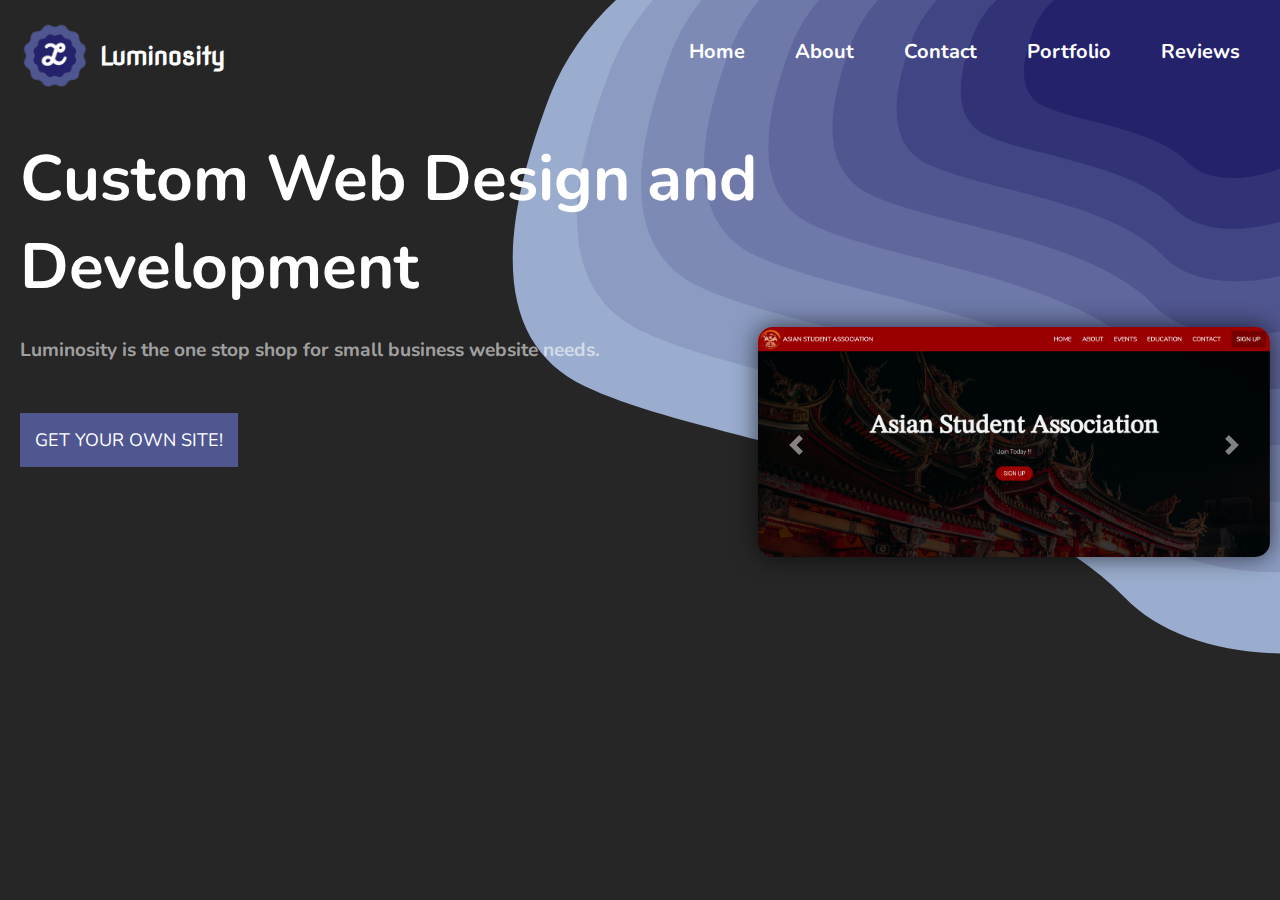
<file: index.html>
<!DOCTYPE html>
<html>
    <head>
        <title>Luminosity</title>
        <link rel="stylesheet" type="text/css" href="styles/styles.css">
        <link rel="stylesheet" type="text/css" href="styles/index.css">
        <link rel="stylesheet" href="/Flickity/flickity.css" media="screen">
        <link rel="stylesheet" type="text/css" href="data:text/css,">
        
        <meta charset="utf-8">
        <meta name="viewport" content="width=device-width, initial-scale=1, shrink-to-fit=no">
        <meta name="viewport" content="width=device-width, initial-scale=1, shrink-to-fit=no">
        <link rel="apple-touch-icon" sizes="180x180" href="/apple-touch-icon.png">
        <link rel="icon" type="image/png" sizes="32x32" href="/favicon-32x32.png">
        <link rel="icon" type="image/png" sizes="16x16" href="/favicon-16x16.png">
        <link rel="manifest" href="/site.webmanifest">
        <link rel="mask-icon" href="/safari-pinned-tab.svg" color="#5bbad5">
        <meta name="msapplication-TileColor" content="#da532c">
        <meta name="theme-color" content="#ffffff">
    
        <script src="https://code.jquery.com/jquery-3.2.1.slim.min.js" integrity="sha384-KJ3o2DKtIkvYIK3UENzmM7KCkRr/rE9/Qpg6aAZGJwFDMVNA/GpGFF93hXpG5KkN" crossorigin="anonymous"></script>
        <script src="https://cdnjs.cloudflare.com/ajax/libs/popper.js/1.12.9/umd/popper.min.js" integrity="sha384-ApNbgh9B+Y1QKtv3Rn7W3mgPxhU9K/ScQsAP7hUibX39j7fakFPskvXusvfa0b4Q" crossorigin="anonymous"></script>
        <script src="https://maxcdn.bootstrapcdn.com/bootstrap/4.0.0/js/bootstrap.min.js" integrity="sha384-JZR6Spejh4U02d8jOt6vLEHfe/JQGiRRSQQxSfFWpi1MquVdAyjUar5+76PVCmYl" crossorigin="anonymous"></script>

    </head>
    <body>
        <script src="/Flickity/flickity.pkgd.js"></script>
        <div class = "zwrapper">
            <header>
                <nav>
                    <div class="left">
                        <img src="img/luminositything.png">
                        <h4>Luminosity</h4>
                    </div>
                    <div class="right">
                        <h4><a href="index.html">Home</a></h4>
                        <h4><a href="about.html">About</a></h4>
                        <h4><a href="contact.html">Contact</a></h4>
                        <h4><a href="portfolio.html">Portfolio</a></h4>
                        <h4><a href="reviews.html">Reviews</a></h4>
                    </div>
                </nav>
            </header>
            <article>
                <section class="left">
                    <h1>Custom Web Design and Development</h1>
                    <h4>Luminosity is the one stop shop for small business website needs.</h4>
                    <a href="index.html">GET YOUR OWN SITE!</a>
                </section>
            </article>
            
            <iframe src="carousel.html" scrolling="no" style="border:none; width:40vw; height:230px;position:absolute; border-radius:15px; top:70%; right:10px;     filter: drop-shadow(0 0 0.75rem rgba(0, 0, 0, 0.664)); ">

            </iframe>

            <footer>
            </footer>
        </div>
        <div class = "vectorwrapper">
            <img src="img/vectors/Vector1.svg" class="vector" id="vector1" onerror="this.onerror=null; this.src='img/pngs/Vector1.png'"/>
            <img src="img/vectors/Vector2.svg" class="vector" id="vector2" onerror="this.onerror=null; this.src='img/pngs/Vector2.png'"/>
            <img src="img/vectors/Vector3.svg" class="vector" id="vector3" onerror="this.onerror=null; this.src='img/pngs/Vector3.png'"/>
            <img src="img/vectors/Vector4.svg" class="vector" id="vector4" onerror="this.onerror=null; this.src='img/pngs/Vector4.png'"/>
            <img src="img/vectors/Vector5.svg" class="vector" id="vector5" onerror="this.onerror=null; this.src='img/pngs/Vector5.png'"/>
            <img src="img/vectors/Vector6.svg" class="vector" id="vector6" onerror="this.onerror=null; this.src='img/pngs/Vector6.png'"/>
            <img src="img/vectors/Vector7.svg" class="vector" id="vector7" onerror="this.onerror=null; this.src='img/pngs/Vector7.png'"/>
            <img src="img/vectors/Vector8.svg" class="vector" id="vector8" onerror="this.onerror=null; this.src='img/pngs/Vector8.png'"/>
            <img src="img/vectors/Vector9.svg" class="vector" id="vector9" onerror="this.onerror=null; this.src='img/pngs/Vector9.png'"/>
        </div> 
        
    </body>
</html>
</file>
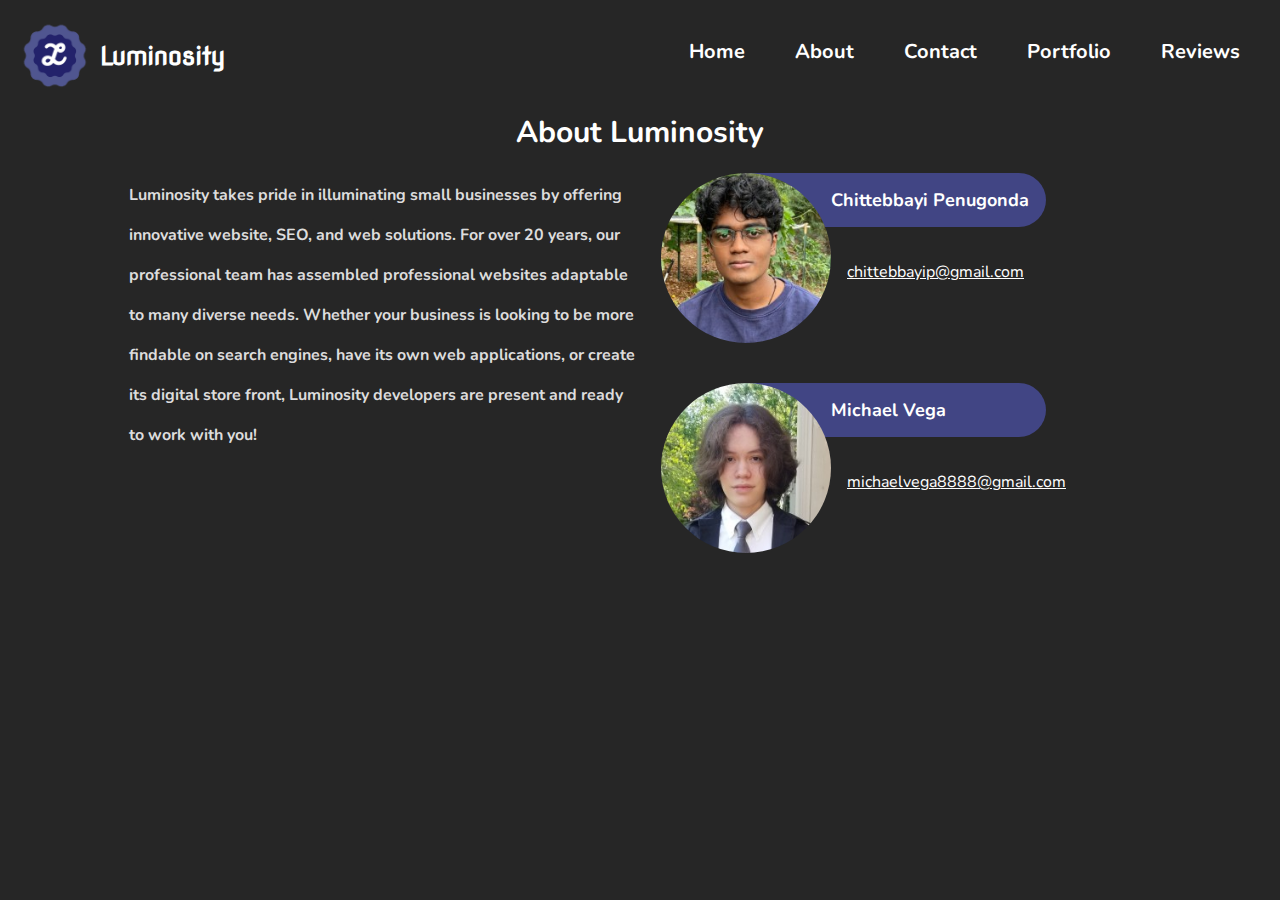
<file: about.html>
<html>
    <head>
        <title>Luminosity</title>
        <link rel="stylesheet" type="text/css" href="styles/styles.css">
        <link rel="stylesheet" type="text/css" href="styles/about.css">
        <link rel="apple-touch-icon" sizes="180x180" href="/apple-touch-icon.png">
        <link rel="icon" type="image/png" sizes="32x32" href="/favicon-32x32.png">
        <link rel="icon" type="image/png" sizes="16x16" href="/favicon-16x16.png">
        <link rel="manifest" href="/site.webmanifest">
        <link rel="mask-icon" href="/safari-pinned-tab.svg" color="#5bbad5">
        <meta name="msapplication-TileColor" content="#da532c">
        <meta name="theme-color" content="#ffffff">

    </head>
    <body>
        <header>
            <nav>
                <div class="left">
                    <img src="img/luminositything.png">
                    <h4>Luminosity</h4>
                </div>
                <div class="right">
                    <h4><a href="index.html">Home</a></h4>
                    <h4><a href="about.html">About</a></h4>
                    <h4><a href="contact.html">Contact</a></h4>
                    <h4><a href="portfolio.html">Portfolio</a></h4>
                    <h4><a href="reviews.html">Reviews</a></h4>
                </div>
            </nav>
        </header>
        <article>
            <section class="top">
                <h1>About Luminosity</h4>
            </section>
            <section class="bottom">
                <section class="description">
                    <h4>Luminosity takes pride in illuminating small businesses by offering innovative website, SEO, and web solutions. For over 20 years, our professional team has assembled professional websites adaptable to many diverse needs. Whether your business is looking to be more findable on search engines, have its own web applications, or create its digital store front, Luminosity developers are present and ready to work with you!</h4>
                </section>
                <section class="peoplesection">
                    <div class="person">
                        <img src="img/chittebbayi.png" onerror="this.onerror=null; this.src='img/chittebbayialt.png'"/>
                        <div>
                            <h3>Chittebbayi Penugonda</h3>
                            <p>chittebbayip@gmail.com</p>
                        </div>
                    </div>
                    <div class="person">
                        <img src="img/michael.png" onerror="this.onerror=null; this.src='img/michaelalt.png'"/>
                        <div>
                            <h3>Michael Vega</h3>
                            <p>michaelvega8888@gmail.com</p>
                        </div>
                    </div>
                </section>
            </section>
        </article>
        <footer>
        </footer>
    </body>
</html>
</file>
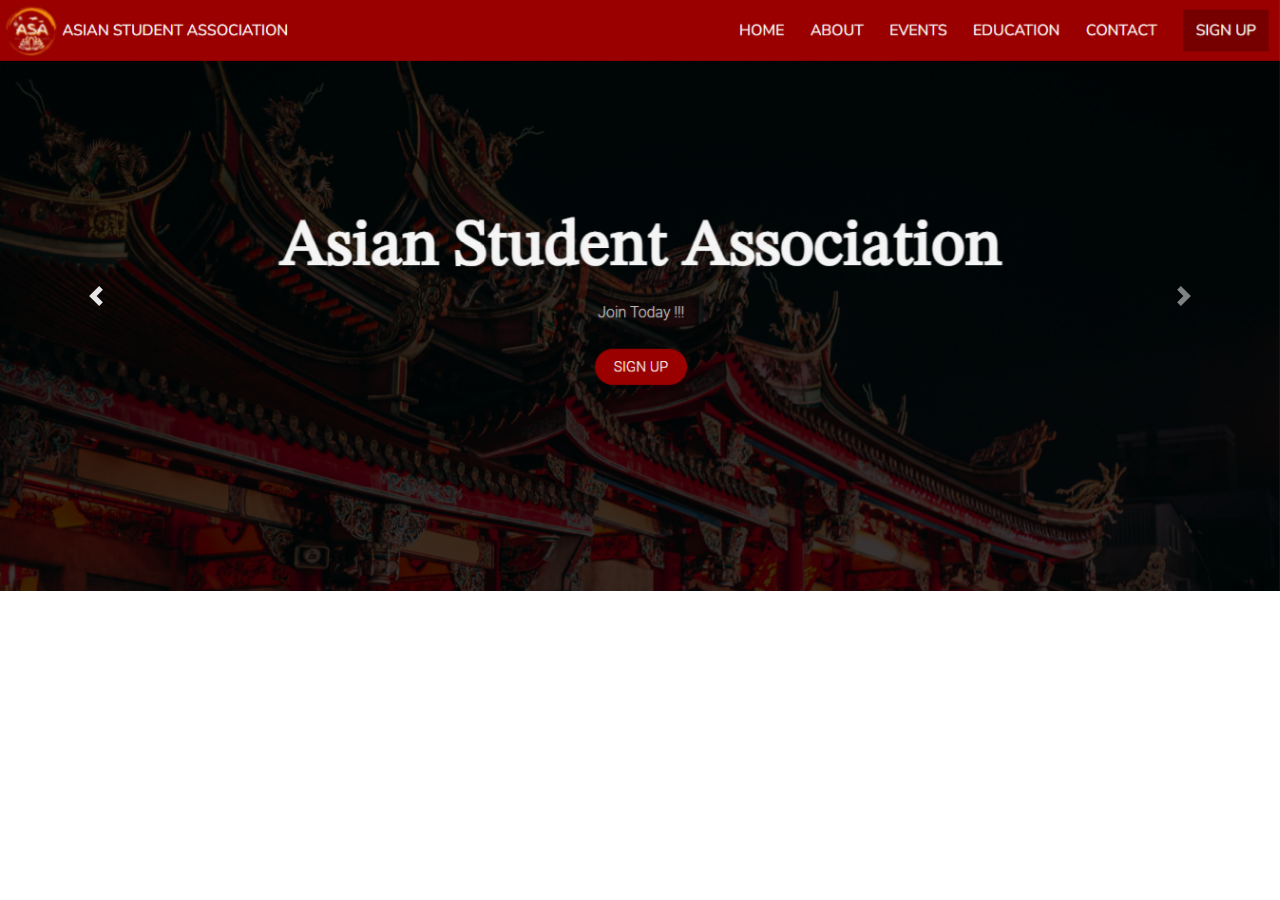
<file: carousel.html>
<!doctype html>
<html lang="en">
  <head>
    <!-- Required meta tags -->
    <meta charset="utf-8">
    <meta name="viewport" content="width=device-width, initial-scale=1, shrink-to-fit=no">

    <!-- Bootstrap CSS -->
    <link rel="stylesheet" href="https://maxcdn.bootstrapcdn.com/bootstrap/4.0.0/css/bootstrap.min.css" integrity="sha384-Gn5384xqQ1aoWXA+058RXPxPg6fy4IWvTNh0E263XmFcJlSAwiGgFAW/dAiS6JXm" crossorigin="anonymous">

    <title>Hello, world!</title>
  </head>
  <body style="background-color:rgba(255, 0, 0, 0);">
    <div class="col-lg-6" style="padding:0;">
        <div id="carouselExampleControls" class="carousel slide" data-ride="carousel"style=" width:100vw; margin:0; ">
            <div class="carousel-inner">
              <div class="carousel-item active">
                <img class="d-block w-100" src="img/carousel/1.png" alt="First slide">
              </div>
              <div class="carousel-item">
                <img class="d-block w-100" src="img/carousel/2.png" alt="Second slide">
              </div>
              <div class="carousel-item">
                <img class="d-block w-100" src="img/carousel/3.png" alt="Third slide">
              </div>
            </div>
            <a class="carousel-control-prev" href="#carouselExampleControls" role="button" data-slide="prev">
              <span class="carousel-control-prev-icon" aria-hidden="true"></span>
              <span class="sr-only">Previous</span>
            </a>
            <a class="carousel-control-next" href="#carouselExampleControls" role="button" data-slide="next">
              <span class="carousel-control-next-icon" aria-hidden="true"></span>
              <span class="sr-only">Next</span>
            </a>
          </div>

        </div> 
    </div> 

    <!-- Optional JavaScript -->
    <!-- jQuery first, then Popper.js, then Bootstrap JS -->
    <script src="https://code.jquery.com/jquery-3.2.1.slim.min.js" integrity="sha384-KJ3o2DKtIkvYIK3UENzmM7KCkRr/rE9/Qpg6aAZGJwFDMVNA/GpGFF93hXpG5KkN" crossorigin="anonymous"></script>
    <script src="https://cdnjs.cloudflare.com/ajax/libs/popper.js/1.12.9/umd/popper.min.js" integrity="sha384-ApNbgh9B+Y1QKtv3Rn7W3mgPxhU9K/ScQsAP7hUibX39j7fakFPskvXusvfa0b4Q" crossorigin="anonymous"></script>
    <script src="https://maxcdn.bootstrapcdn.com/bootstrap/4.0.0/js/bootstrap.min.js" integrity="sha384-JZR6Spejh4U02d8jOt6vLEHfe/JQGiRRSQQxSfFWpi1MquVdAyjUar5+76PVCmYl" crossorigin="anonymous"></script>
  </body>
</html>
</file>
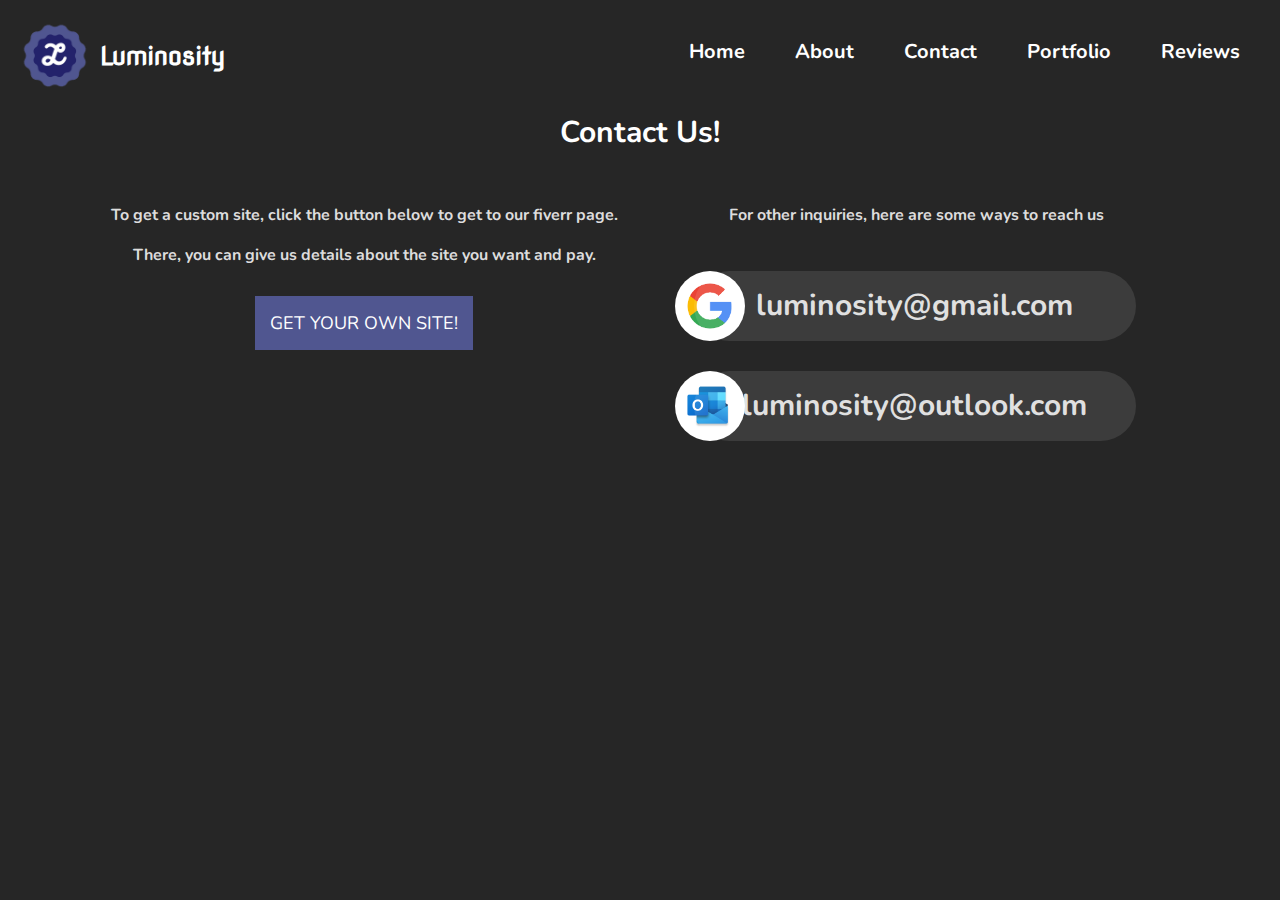
<file: contact.html>
<html>
    <head>
        <title>Luminosity</title>
        <link rel="stylesheet" type="text/css" href="styles/styles.css">
        <link rel="stylesheet" type="text/css" href="styles/contact.css">
        <link rel="apple-touch-icon" sizes="180x180" href="/apple-touch-icon.png">
        <link rel="icon" type="image/png" sizes="32x32" href="/favicon-32x32.png">
        <link rel="icon" type="image/png" sizes="16x16" href="/favicon-16x16.png">
        <link rel="manifest" href="/site.webmanifest">
        <link rel="mask-icon" href="/safari-pinned-tab.svg" color="#5bbad5">
        <meta name="msapplication-TileColor" content="#da532c">
        <meta name="theme-color" content="#ffffff">

    </head>
    <body>
        <header>
            <nav>
                <div class="left">
                    <img src="img/luminositything.png">
                    <h4>Luminosity</h4>
                </div>
                <div class="right">
                    <h4><a href="index.html">Home</a></h4>
                    <h4><a href="about.html">About</a></h4>
                    <h4><a href="contact.html">Contact</a></h4>
                    <h4><a href="portfolio.html">Portfolio</a></h4>
                    <h4><a href="reviews.html">Reviews</a></h4>
                </div>
            </nav>
        </header>
        <article>
            <section class="top">
                <h1>Contact Us!</h4>
            </section>
            <section class="bottom">
                <section class="description">
                    <h4>To get a custom site, click the button below to get to our fiverr page. There, you can give us details about the site you want and pay. </h4>
                    <div><a>GET YOUR OWN SITE!</a></div>
                </section>
                <section class="description">
                    <h4>For other inquiries, here are some ways to reach us</h4>
                    <section class="method">
                        <img src="img/google.png">
                        <h4>luminosity@gmail.com</h4>
                    </section>
                    <section class="method">
                        <img src="img/outllok.png">
                        <h4>luminosity@outlook.com</h4>
                    </section>
                </section>
            </section>
        </article>
        <footer>
        </footer>
    </body>
</html>
</file>
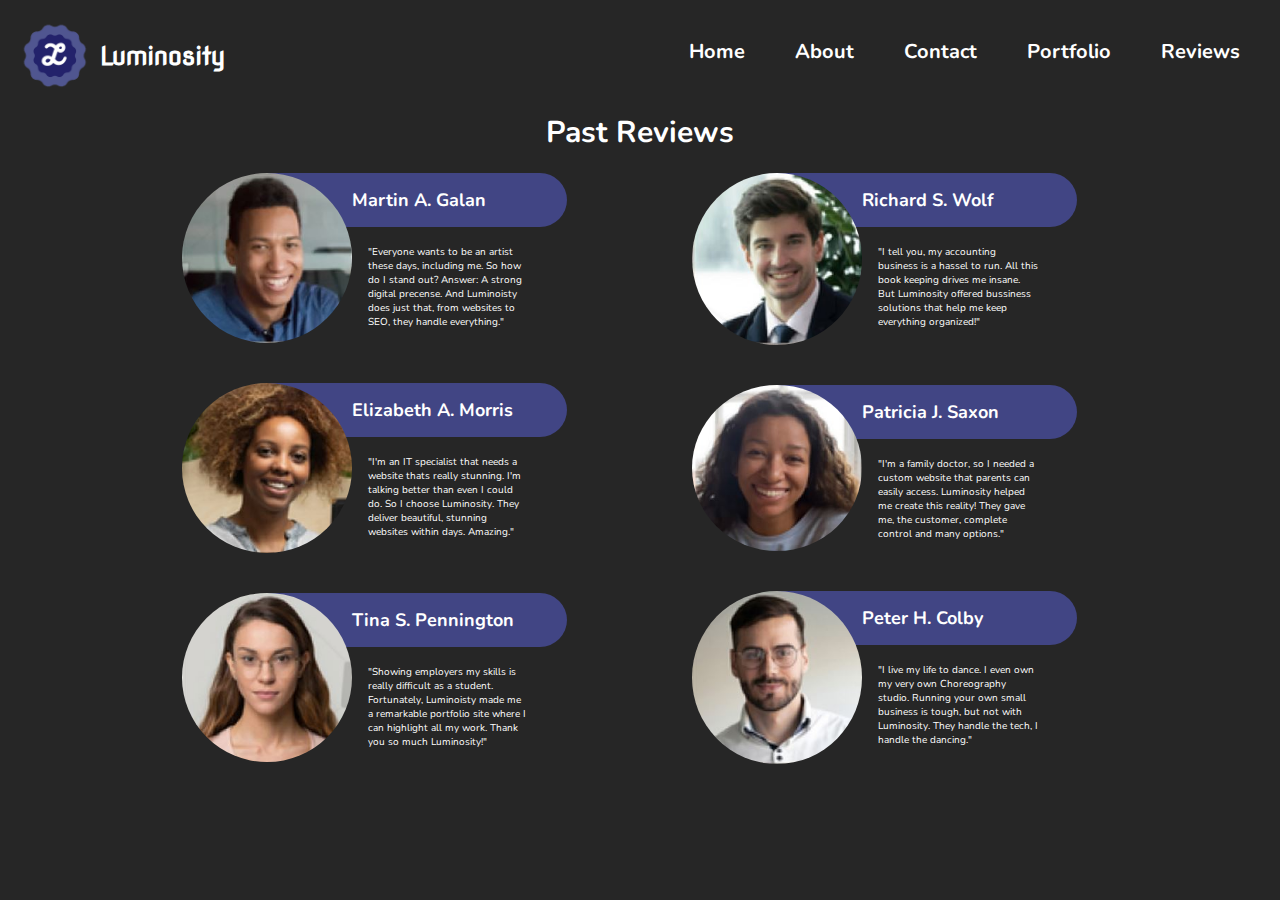
<file: reviews.html>
<html>
    <head>
        <title>Luminosity</title>
        <link rel="stylesheet" type="text/css" href="styles/styles.css">
        <link rel="stylesheet" type="text/css" href="styles/reviews.css">
        <link rel="apple-touch-icon" sizes="180x180" href="/apple-touch-icon.png">
        <link rel="icon" type="image/png" sizes="32x32" href="/favicon-32x32.png">
        <link rel="icon" type="image/png" sizes="16x16" href="/favicon-16x16.png">
        <link rel="manifest" href="/site.webmanifest">
        <link rel="mask-icon" href="/safari-pinned-tab.svg" color="#5bbad5">
        <meta name="msapplication-TileColor" content="#da532c">
        <meta name="theme-color" content="#ffffff">

    </head>
    <body>
        <header>
            <nav>
                <div class="left">
                    <img src="img/luminositything.png">
                    <h4>Luminosity</h4>
                </div>
                <div class="right">
                    <h4><a href="index.html">Home</a></h4>
                    <h4><a href="about.html">About</a></h4>
                    <h4><a href="contact.html">Contact</a></h4>
                    <h4><a href="portfolio.html">Portfolio</a></h4>
                    <h4><a href="reviews.html">Reviews</a></h4>
                </div>
            </nav>
        </header>
        <article>
            <section class="top">
                <h1>Past Reviews</h1>
            </section>
            <section class="bottom">
                <section class="peoplesection">
                    <div class="person">
                        <img src="img/Martin.JPG" alt="Picture of Martin"/>
                        <div>
                            <h3>Martin A. Galan</h3>
                            <p>"Everyone wants to be an artist these days, including me. So how do I stand out? Answer: A strong digital precense. And Luminoisty does just that, from websites to SEO, they handle everything."</p>
                        </div>
                    </div>
                    <div class="person">
                        <img src="img/Elizabeth.JPG" alt="Picture of Elizabeth"/>
                        <div>
                            <h3>Elizabeth A. Morris</h3>
                            <p>"I'm an IT specialist that needs a website thats really stunning. I'm talking better than even I could do. So I choose Luminosity. They deliver beautiful, stunning websites within days. Amazing."</p>
                        </div>
                    </div>
                    <div class="person">
                        <img src="img/Tina.JPG" alt="Picture of Tina"/>
                        <div>
                            <h3>Tina S. Pennington</h3>
                            <p>"Showing employers my skills is really difficult as a student. Fortunately, Luminoisty made me a remarkable portfolio site where I can highlight all my work. Thank you so much Luminosity!"</p>
                        </div>
                    </div>
                </section>
                <section class="peoplesection">
                    <div class="person">
                        <img src="img/richard.JPG" alt="Picture of Richard"/>
                        <div>
                            <h3>Richard S. Wolf</h3>
                            <p>"I tell you, my accounting business is a hassel to run. All this book keeping drives me insane. But Luminosity offered bussiness solutions that help me keep everything organized!"</p>
                        </div>
                    </div>
                    <div class="person">
                        <img src="img/Patricia.JPG" alt="Picture of Patricia"/>
                        <div>
                            <h3>Patricia J. Saxon</h3>
                            <p>"I'm a family doctor, so I needed a custom website that parents can easily access. Luminosity helped me create this reality! They gave me, the customer, complete control and many options."</p>
                        </div>
                    </div>
                    <div class="person">
                        <img src="img/Peter.JPG" alt="Picture of Peter"/>
                        <div>
                            <h3>Peter H. Colby</h3>
                            <p>"I live my life to dance. I even own my very own Choreography studio. Running your own small business is tough, but not with Luminosity. They handle the tech, I handle the dancing."</p>
                        </div>
                    </div>
                </section>
            </section>
        </article>
        <footer>
        </footer>
    </body>
</html>
</file>
<file: styles/styles.css>
@import url('https://fonts.googleapis.com/css2?family=Nova+Flat&display=swap');

@import url('https://fonts.googleapis.com/css2?family=Nunito:wght@300;400&family=Roboto:wght@300&display=swap');
body{
    margin:0;
    background-color: #262626;
}
header{
    display:flex;
    flex-direction:row;
    width:100%;
}
nav{
    display:flex;
    flex-direction:row;
    justify-content:space-between;
    width:100%;
    margin-top:20px;
}
nav .left{
    display:flex;
    flex-direction:row;
}
nav .left img{
    width:70px;
    height:70px;
    margin-left:20px;
}
nav .left h4{
    color:white;
    font-size: 25px;
    font-family:Nova Flat;
    margin: 9% 10px;

}
nav .right{
    display:flex;
    flex-direction:row;
    justify-content:flex-end;

}
nav .right h4{
    font-size: 20px;
    font-family:nunito;
    margin: 3% auto;
}
nav .right a{
    text-decoration: none;
    color: white;
    margin-left: 10px;
    margin-right: 40px;
}

::-webkit-scrollbar {
    height: 12px;
    width: 12px;
    background: #262626;
}

::-webkit-scrollbar-thumb {
    background: #505050;
    -webkit-border-radius: 1ex;
    border-radius: 1ex;
    -webkit-box-shadow: 0px 1px 2px rgba(0, 0, 0, 0.75);
    box-shadow: 0px 1px 2px rgba(0, 0, 0, 0.75);
}

::-webkit-scrollbar-corner {
    background: #262626;
}

.footer {
	padding-top: 4.625rem;
	padding-bottom: 0.5rem;
    display:flex;
    flex-direction:row;
}

.footer .footer-col {
	margin-bottom: 2.25rem;
}

.footer h4 {
	margin-bottom: 1rem;
}

.footer .list-unstyled .fas {
	color: #00bfd8;
	font-size: 0.5rem;
	line-height: 1.375rem;
}

.footer .list-unstyled .media-body {
	margin-left: 0.625rem;
}

.footer .fa-stack {
	margin-bottom: 0.75rem;
	margin-right: 0.5rem;
	font-size: 1.5rem;
}

.footer .fa-stack .fa-stack-1x {
    color: #fff;
	transition: all 0.2s ease;
}

.footer .fa-stack .fa-stack-2x {
	color: #00bfd8;
	transition: all 0.2s ease;
}

.footer .fa-stack:hover .fa-stack-1x {
	color: #fff;
}

.footer .fa-stack:hover .fa-stack-2x {
    color: #00a7bd;
}

.copyright {
	padding-top: 1rem;
	padding-bottom: 0.375rem;
	text-align: center;
}

.copyright .p-small {
	padding-top: 1.375rem;
	border-top: 1px solid #c4d8dc;
	opacity: 0.7;
}
</file>
<file: styles/index.css>
@import url('https://fonts.googleapis.com/css2?family=Nunito:wght@300;400&family=Roboto:wght@300&display=swap');

body {
    background-size: cover; 
    margin: 0;
    background-color: #262626;
    background-repeat: no-repeat;
    /*overflow: hidden;*/
}
article{
    display:flex;
    flex-direction:row;
}
article .left{
    display:flex;
    flex-direction:column;
    width:61%;
}
article .left h1{
    font-size: 5vw;
    font-family:nunito;
    color:white;
    margin-left: 20px;
    margin-bottom:0;
}
article .left h4{
    font-size: 1.5vw;
    font-family:nunito;
    color:rgba(255, 255, 255, 0.575);
    margin-left: 20px;
    margin-bottom:50px;
}
article .left a{
    text-decoration:none;
    background-color:#505690;
    color: white;
    font-family:nunito;
    font-size: 18px;
    margin-left:20px;
    padding: 15px;
    width:fit-content;
}

.vectorwrapper {
    width: 100%;
    display: flex;
    flex-direction: row;
    justify-content: flex-end;
    align-content: flex-start;
}

.zwrapper {
    z-index: 100;
    position: relative;
}

.vector {
    position: absolute;
    top: -25%
}

#vector1 {
    z-index: -1;
    width:20%;
    height: 70%;
}
#vector2 {
    z-index: -2;
    width:25%;
    height: 75%;
}
#vector3 {
    z-index: -3;
    width:30%;
    height: 80%;
}
#vector4 {
    z-index: -4;
    width:35%;
    height: 85%;
}
#vector5 {
    z-index: -5;
    width:40%;
    height: 90%;
}
#vector6 {
    z-index: -6;
    width:45%;
    height: 95%;
}
#vector7 {
    z-index: -7;
    width:50%;
    height: 100%;
}
#vector8 {
    z-index: -8;
    width:55%;
    height: 105%;
}
#vector9 {
    z-index: -9;
    width:60%;
    height: 110%;
}

* {
    -webkit-box-sizing: border-box;
    box-sizing: border-box;
  }
  
  body { font-family: sans-serif; }
  
  .gallery {
    background: rgba(0, 0, 0, 0);
    margin-left: 15%;
    margin-right: 15%;
  }
  
  .gallery-cell {
    width: 66%;
    height: 200px;
    margin-right: 10px;
    background: rgba(0, 0, 0, 0);
    counter-increment: gallery-cell;
  }
  
  /* cell number */
  .gallery-cell:before {
    display: block;
    text-align: center;
    line-height: 200px;
    font-size: 30px;
    color: white;
  }

  #g1:before {
    content: "“A Great Place to Get your Site Built”";
  }

  #g2:before {
    content: "“All my Website Worries Melt Away”";
  }

  #g3:before {
      content: "“Covering your Every Need”";
  }

  #g4:before {
      content: "“Luminosity Reponds Eeriely Fast!”";
  }

  #g5:before {
      content: "“Discover the Power of the Web”";
  }
</file>
<file: styles/about.css>
@import url('https://fonts.googleapis.com/css2?family=Nova+Flat&display=swap');

@import url('https://fonts.googleapis.com/css2?family=Nunito:wght@300;400&family=Roboto:wght@300&display=swap');
article{
    display:flex;
    flex-direction:column;
    margin-top:20px;
}

article .top h1{
    color:white;
    font-family:nunito;
    font-size: 30px;
    margin: 0 auto;
    width:100%;
    text-align:center;
}
.bottom{
    display:flex;
    flex-direction:row;
    justify-content:center;
}
.bottom .description{
    width:40%;
}
.bottom .description h4{
    font-family:nunito;
    color:rgba(255, 255, 255, 0.842);
    line-height: 40px;
}
.bottom .peoplesection{
    display:flex;
    flex-direction:column;
}
.bottom .person{
    display:flex;
    flex-direction:row;
    margin: 20px;
}
.bottom .person img{
    border-radius:50%;
    width: 170px;
    z-index:1;
}
.bottom .person > div{
    display: flex;
    flex-direction:column;
}
.bottom h3{
    color:white;
    font-family: nunito;
    background-color:#414584;
    width:200px;
    font-size: 18px;
    padding: 15px;
    margin-top:0;
    padding-left:85px;
    position:relative;
    left:-85px;
    z-index: 0;
    border-top-right-radius: 50px;
    border-bottom-right-radius: 50px;
}
.bottom p{
    color:white;
    margin-left: 16px;
    font-family:nunito;
    text-decoration:underline;
}
</file>
<file: styles/contact.css>
article{
    display:flex;
    flex-direction:column;
    margin-top:20px;
}

article .top h1{
    color:white;
    font-family:nunito;
    font-size: 30px;
    margin: 0 auto;
    width:100%;
    text-align:center;
}
.bottom{
    display:flex;
    flex-direction:row;
    justify-content:center;
}
.bottom .description{
    width:40%;
    margin: 20px;
    display:flex;
    flex-direction:column;
    text-align: center;
    
}
.description div{
    width:100%;
    display:flex;
    flex-direction:row;
    justify-content:center;
}
.bottom a{
    text-decoration:none;
    background-color:#505690;
    color: white;
    font-family:nunito;
    font-size: 18px;
    padding: 15px;
    width:fit-content;
}
.bottom .description h4{
    font-family:nunito;
    color:rgba(255, 255, 255, 0.842);
    line-height: 40px;
}
.bottom .description .method{
    display:flex;
    flex-direction:row;
    width:100%;
    border-radius:50px;
    margin:15px;
}
.bottom .description .method h4{
 text-align:center;
 width:110%;
 background-color:rgba(255, 255, 255, 0.103);
 font-size: 30px;
 margin:0;
 padding:15px;
 position:relative;
 left:-10%;
 border-radius:50px;

}
.bottom .description .method img{
    width:70px;
    height:70px;
    border-radius:50%;
}
</file>
<file: styles/reviews.css>
@import url('https://fonts.googleapis.com/css2?family=Nova+Flat&display=swap');

@import url('https://fonts.googleapis.com/css2?family=Nunito:wght@300;400&family=Roboto:wght@300&display=swap');
article{
    display:flex;
    flex-direction:column;
    margin-top:20px;
    align-items: center;
    align-content: center;
}

article .top h1{
    color:white;
    font-family:nunito;
    font-size: 30px;
    margin: 0 auto;
    width:100%;
    text-align:center;
}
.bottom{
    display:flex;
    flex-direction:row;
    justify-content:center;
    margin-left: 5%;
}
.bottom .description{
    width:40%;
}
.bottom .description h4{
    font-family:nunito;
    color:rgba(255, 255, 255, 0.842);
    line-height: 40px;
}
.bottom .peoplesection{
    display:flex;
    flex-direction:column;
}
.bottom .person{
    display:flex;
    flex-direction:row;
    margin: 20px;
}
.bottom .person img{
    border-radius:50%;
    width: 170px;
    z-index:1;
}
.bottom .person > div{
    display: flex;
    flex-direction:column;
}
.bottom h3{
    color:white;
    font-family: nunito;
    background-color:#414584;
    width:200px;
    font-size: 18px;
    padding: 15px;
    margin-top:0;
    padding-left:85px;
    position:relative;
    left:-85px;
    z-index: 0;
    border-top-right-radius: 50px;
    border-bottom-right-radius: 50px;
}
.bottom p{
    color:white;
    margin-left: 16px;
    margin-top: 0;
    font-family:nunito;
    width:160px;
    font-size: 10px;
}
</file>
